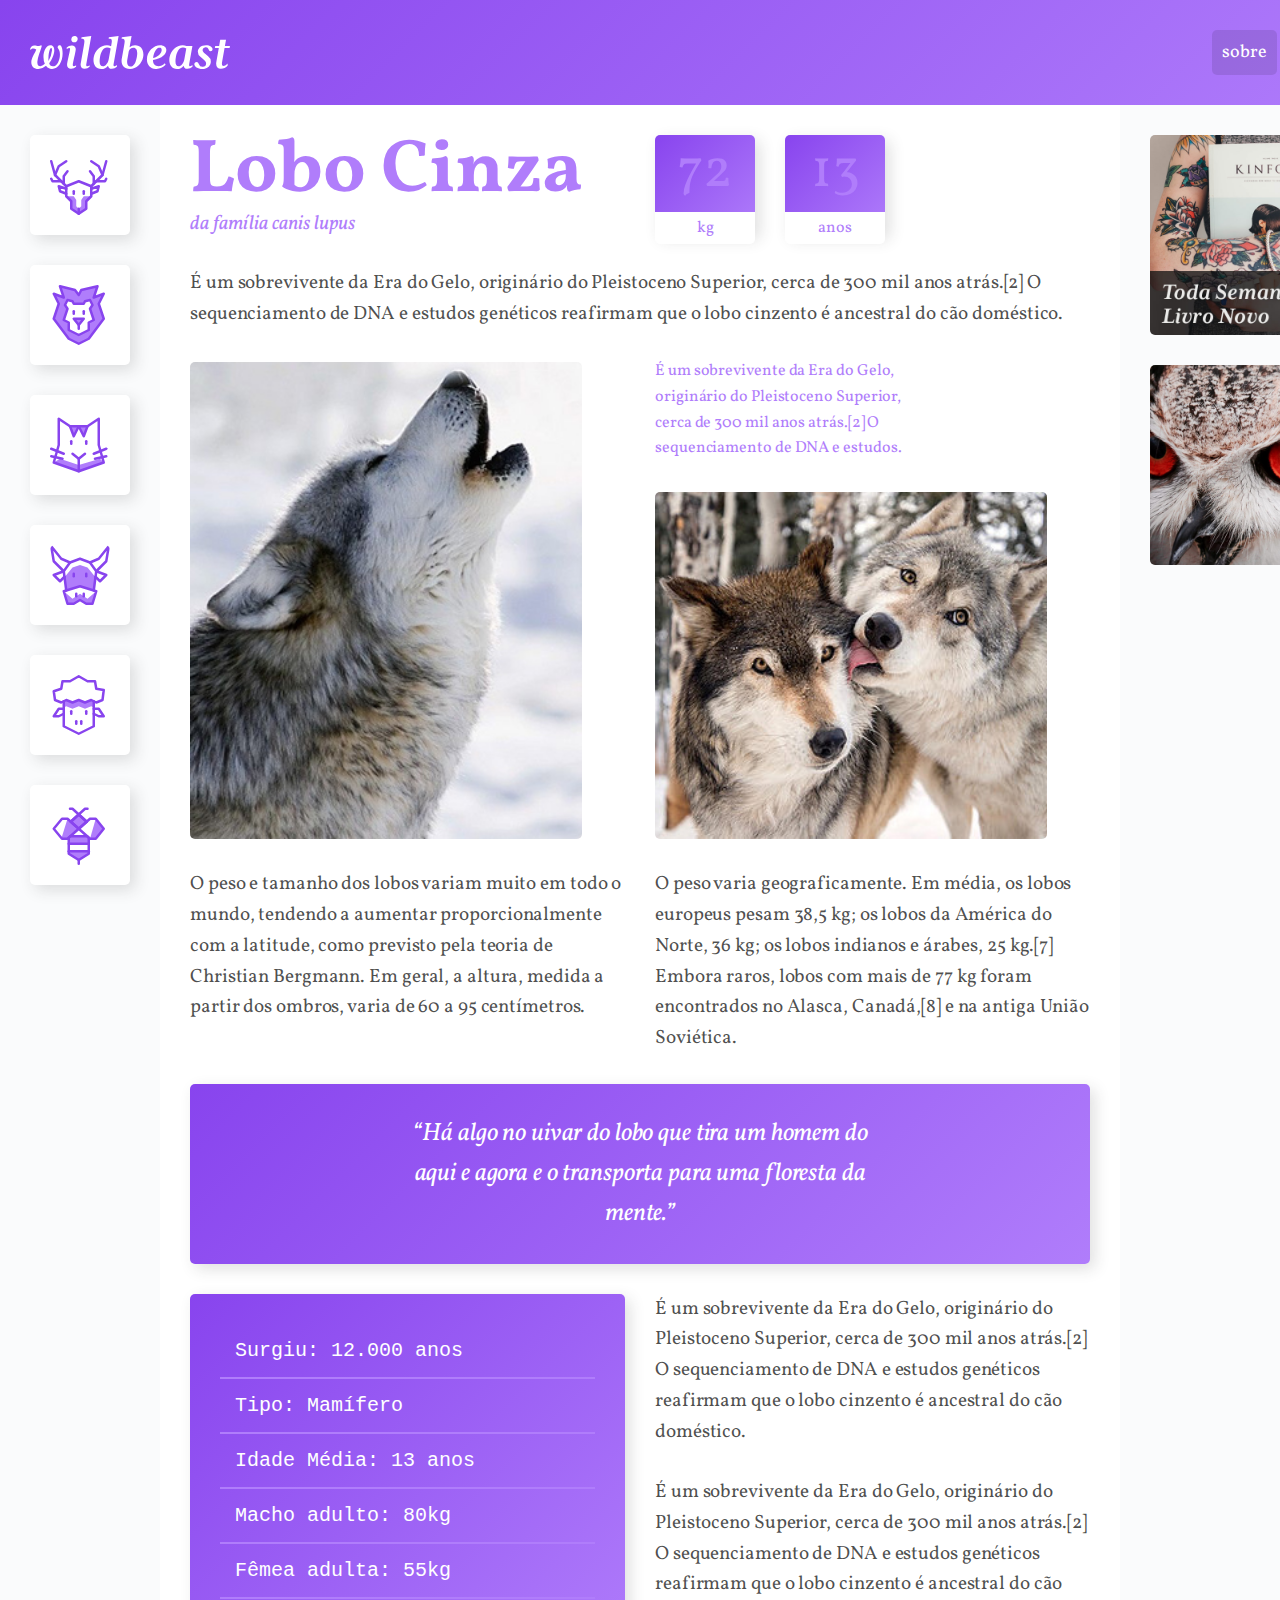
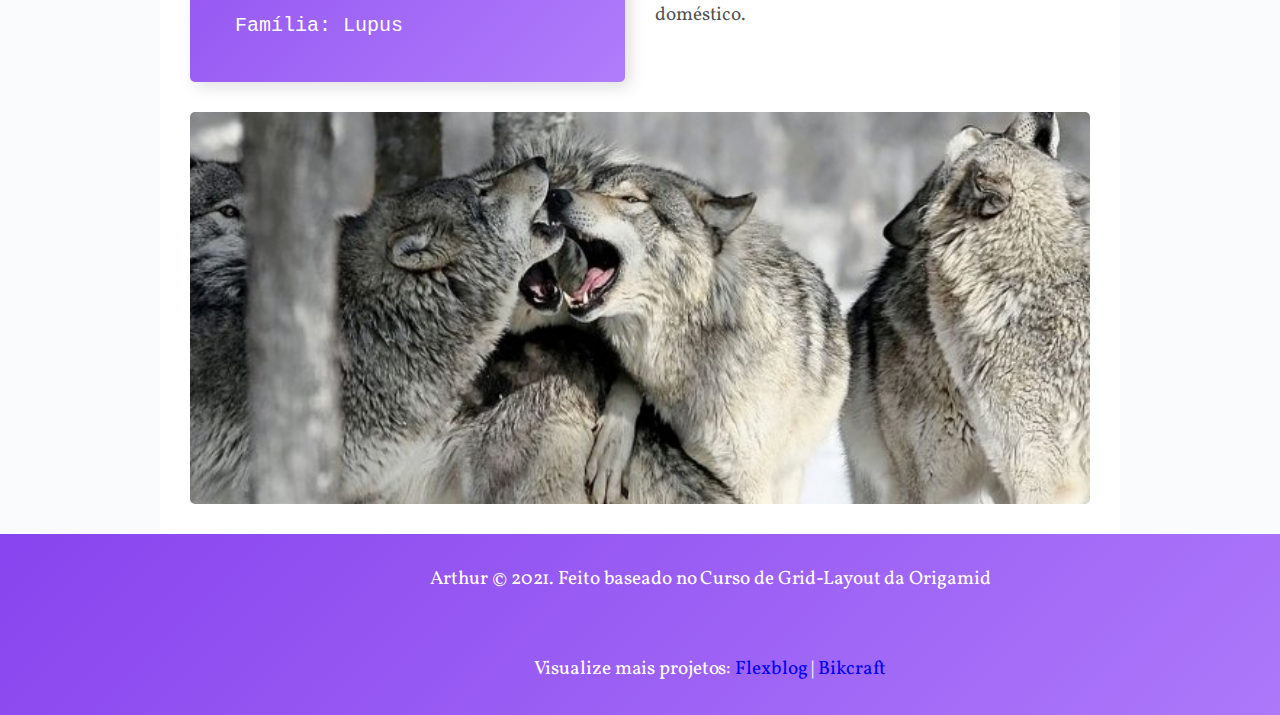
<file: index.html>
<!DOCTYPE html>
<html lang="pt-br">
<head>
    <meta charset="UTF-8">
    <meta http-equiv="X-UA-Compatible" content="IE=edge">
    <meta name="viewport" content="width=device-width, initial-scale=1.0">
    <title>Wildbeast - Página Inicial</title>
    <link rel="preconnect" href="https://fonts.gstatic.com">
    <link href="https://fonts.googleapis.com/css2?family=Vollkorn:ital,wght@0,400;0,700;1,400&display=swap" rel="stylesheet"> 
    <link rel="stylesheet" href="style.css">
    
    <link rel="shortcut icon" href="favicon.png">
    
</head>
<body>   
    <!-- div responsável pela estrutura geral do site, engloba tudo (serve para o grid) -->
    <div class="estrutura">
<!-- Sessão HEADER -->
        <header class="header">
            <a href="index.html" class="logo"><img src="img/wildbeast.svg" alt="Logo do Site Wildbeast"></a>
            <nav>
                <ul>
                    <li><a href="/WildBeast/index.html">sobre</a></li>
                    <li><a href="/WildBeast/index.html">animais</a></li>
                </ul>
            </nav>
        </header>
<!-- FIM Sessão HEADER -->

<!-- Sessão SideNav -->
        <nav class="sidenav">
            <ul>
                <li class="sidenav-item"><a href="cervo.html"><img src="img/icones/cervo.svg" alt="Icone de um Cervo"></a></li>
                <li><a href="leao.html"><img src="img/icones/leao.svg" alt="Icone de um Leão"></a></li>
                <li><a href="gato.html"><img src="img/icones/gato.svg" alt="Icone de um Gato"></a></li>
                <li><a href="vaca.html"><img src="img/icones/vaca.svg" alt="Icone de uma Vaca"></a></li>
                <li><a href="ovelha.html"><img src="img/icones/ovelha.svg" alt="Icone de uma Ovelha"></a></li>
                <li><a href="abelha.html"><img src="img/icones/abelha.svg" alt="Icone de uma Abelha"></a></li>
            </ul>
        </nav>
<!-- FIM Sessão SideNav -->
    
<!-- Sessão CONTEÚDO PRINCIPAL -->

<main class="conteudo"> <!-- Essa tag MAIN é apenas "semântica", informa que esse é o conteudo principal-main -->


<!-- Sessão TITULO -->    
        <div class="titulo">
            <h1>Lobo Cinza</h1>
            <span>da família canis lupus</span>
        </div>
        <div class="caracteristicas">
        <div>
            <span class="numero">72</span>
            <span class="rotulo">kg</span>
        </div>
        <div>
            <span class="numero">13</span>
            <span class="rotulo">anos</span>
        </div>
        </div>
<!-- FIM Sessão TITULO -->

<!-- Sessão TEXTOS/IMAGENS -->  
        <p class="coluna-inteira">
    É um sobrevivente da Era do Gelo, originário do Pleistoceno Superior, cerca de 300 mil anos atrás.[2] O sequenciamento de DNA e estudos genéticos reafirmam que o lobo cinzento é ancestral do cão doméstico.
        </p>

        <img class="imagem-1" src="img/wolf1.jpg" alt="Imagem de um Lobo 1">
        <p class="destaque">É um sobrevivente da Era do Gelo, originário do Pleistoceno Superior, cerca de 300 mil anos atrás.[2] O sequenciamento de DNA e estudos.</p>

        <img class="imagem-2" src="img/wolf2.jpg" alt="Imagem de um Lobo 2">
        <p>
         O peso e tamanho dos lobos variam muito em todo o mundo, tendendo a aumentar proporcionalmente com a latitude, como previsto pela teoria de Christian Bergmann. Em geral, a altura, medida a partir dos ombros, varia de 60 a 95 centímetros.
        </p>
        <p>
        O peso varia geograficamente. Em média, os lobos europeus pesam 38,5 kg; os lobos da América do Norte, 36 kg; os lobos indianos e árabes, 25 kg.[7] Embora raros, lobos com mais de 77 kg foram encontrados no Alasca, Canadá,[8] e na antiga União Soviética.
        </p>
<!-- FIM Sessão TEXTOS/IMAGENS --> 

<!-- Sessão CITACAO -->
        <blockquote class="citacao coluna-inteira">
        <p>“Há algo no uivar do lobo que tira um homem do aqui e agora e o transporta para uma floresta da mente.”</p>
        </blockquote>
<!-- FIM Sessão CITACAO -->

<!-- Sessão ATRIBUTOS/INFORMAÇÕES -->
        <ul class="atributos">
            <li>Surgiu: 12.000 anos</li>
            <li>Tipo: Mamífero</li>
            <li>Idade Média: 13 anos</li>
            <li>Macho adulto: 80kg</li>
            <li>Fêmea adulta: 55kg</li>
            <li>Família: Lupus</li>
        </ul>

        <div class="informacoes">
        <p>
        É um sobrevivente da Era do Gelo, originário do Pleistoceno Superior, cerca de 300 mil anos atrás.[2] O sequenciamento de DNA e estudos genéticos reafirmam que o lobo cinzento é ancestral do cão doméstico.
        </p>
        <p>
        É um sobrevivente da Era do Gelo, originário do Pleistoceno Superior, cerca de 300 mil anos atrás.[2] O sequenciamento de DNA e estudos genéticos reafirmam que o lobo cinzento é ancestral do cão doméstico.
        </p>
        </div>


        <img class="coluna-inteira imagem-3" src="img/wolf3.jpg" alt="Imagem de um Lobo 3">
<!-- FIM Sessão ATRIBUTOS/INFORMAÇÕES -->


    </main>
<!-- FIM Sessão CONTEÚDO PRINCIPAL -->

<!-- Sessão ANUNCIOS (tag aside signifca, a parte do conteudo do site, geralmetne usado pra anuncios) -->
    <aside class="anuncios">
    <div class="anuncios-item">    
    <img src="img/anuncio-1.jpg" alt="Outro projeto, chamado BIKCRAFT">
    </div>
    <div class="anuncios-item">
    <img src="img/anuncio-2.jpg" alt="Outro projeto, chamado FLEXBLOG">
    </div>
    </aside>
<!-- FIM Sessão ANUNCIOS -->

<!-- Sessão FOOTER -->
        <footer class="footer">
        <p>Arthur © 2021. Feito baseado no Curso de Grid-Layout da Origamid</p>
        <p class="grid-16">Visualize mais projetos:<a href="/Flexblog/index.html">  Flexblog</a><a> |</a><a href="/Bikcraft/index.html"> Bikcraft</a></p>
        </footer>
<!-- FIM Sessão FOOTER -->


    </div>    
</body>
</html>
</file>
<file: style.css>
/*Reset em algumas predefinições do css*/

body, p, h1, ul, li, blockquote {
padding: 0px;
margin: 0px;
}
body {
    font-family: 'Vollkorn', serif;
}

li {
    list-style: none;
}

a {
    text-decoration: none;
}

img {
    display: block;
    width: 100%;
    border-radius: 5px;
}

/*
ALIGN = EIXO VERTICAL
JUSTIFY = EIXO HORIZONTAL

1EM = 16PX

*/



/*Grid Geral*/

.estrutura {
    display: grid;
    grid-template-columns: minmax(160px, 1fr) 3fr 300px;    /*define a quantidade de colunas do site (a primeira tem minumo de 160px e max de 1fr, a do meio, ou segunda, tem 3fr, e a ultima 300px*/
    grid-template-areas:            /*define as areas do site*/
        "header header header"
        "sidenav conteudo anuncios"
        "footer footer footer" 
    ;

}


@media (max-width: 1200px){  /*vai aplicar tudo que está aqui qnd a tela for ABAIXO DE 1200PX*/
    .estrutura {
        grid-template-areas:        /*o site fica com apenas duas colunas principais, ta repetindo o ultimo canto p n deixar espaco em branco*/
        "header header header"
        "sidenav conteudo conteudo"
        "sidenav anuncios anuncios"
        "footer footer footer"
        ;
    }
}

@media (max-width: 760px){
    .estrutura {
        grid-template-columns: 100%;
        grid-template-areas: 
        "header"
        "anuncios"
        "sidenav"
        "conteudo"
        
        "footer"
        
        ;
    }
}










/*HEADER*/
.header {
    grid-area: header;  /*definido as areas em cima, agora é indicar qual a área dessa classe*/
    background: linear-gradient(135deg, #8844ee, #B07DFB);
    padding: 30px;
    display: grid;
    grid-template-columns: 1fr auto; /*seta duas colunas para o header*/
    align-items: center;
}
.logo {
    max-width: 200px;
}
.header nav ul {
    display: flex;      /*um do lado do outro*/
    flex-wrap: wrap;    /*permite quebrar itens ao ser responsivo*/
}

.header nav a {
    display: block;
    color: white;
    font-size: 18px;
    padding: 10px;
    background: rgba(0, 0, 0, 0.1);     /*cria fundo opaco*/
    border-radius: 5px;                     /*borda redonda*/
    transition: 0.1s;                       /*animacao*/
}

.header nav a:hover {
    background: rgba(0, 0, 0, 0.5);
}

.header li + li {       /*somente os li que estão apos um li, IGNORA O PRIMEIRO*/
    margin-left: 30px;
}


@media (max-width: 760px){
    .header{        /*so uma coluna*/
        grid-template-columns: auto;
    }
    .logo {
        margin-bottom: 20px;
    }
    .header nav a {
        font-size: 16px;
    }
    .header li + li {       
        margin-left: 10px;
    }
}




/*SIDENAV*/
.sidenav{  
    grid-area: "sidenav";
    background: #FAFBFC;
    padding: 30px;
}

.sidenav li a {
    display: block;
    min-width: 60px;
    max-width: 100px;
    margin: 0 auto 30px auto;
    background: white;
    padding: 20px;
    border-radius: 5px; 
    box-shadow: 5px 5px 15px 0 rgba(44, 44, 44, 0.15);
    transition: .1s ease-out;
}

.sidenav li a:hover {
   background: #B07DFB;
   
}

@keyframes seta {
    from {
        right: 30px;
    }
    to {
        right: 20px;
    }
}


@media (max-width: 760px){
    .sidenav{
        position: relative;  /*p deixar a seta ficar em cima*/
        overflow-x: auto;  /*se estourar o container no eixo x, cria uma barra somente pra isso*/
        -webkit-overflow-scrolling: touch;      /*propriedades p fazer a barra de rolagem em celulares*/
        -ms-overflow-style: -ms-autohiding-scrollbar;
    }

    .sidenav:after {     /*cria a setinha que fica piscando em um mobile indicando que possui uma barra de rolagem*/
        content: "→";
        position: absolute; /*para a seta ficar em cima do sidenav*/
        top: 5px;
        right: 30px;
        color: rgba(0, 0, 0, 0.3);
        animation: seta .5s ease-in 0s infinite alternate;
    }






    .sidenav ul{
        display: flex; /*um ao lado do outro*/
    }
    .sidenav ul li {
        flex: 1 0 60px; /*60 serve para indicar que ele não quer que diminua mais que 60px*/
    }
    .sidenav {
        padding: 0 30px;
    }
    .sidenav li a {
        margin: 30px 30px 30px 0;
    }
}






/*CONTEUDO PRINCIPAL DO SITE*/

.conteudo {
    
    grid-area: conteudo;    
    max-width: 900px;
    margin: 0 auto; /*alinha ao centro pra n deixar espaco em branco em telas grandes devido ao maxwidth 900px*/
    padding: 30px;
    grid-gap: 30px;
    display: grid;
    grid-template-columns: 1fr 1fr; /*gera duas colunas dentro do proprio grid*/
   
}

.coluna-inteira {
    grid-column: 1/-1;        /* essa classe serve para indicar que o conteudo que possui ela, vai de ponta a ponta no grid (do começo ao fim)*/
}
.imagem-1 {
    width: 392px;
    grid-row: span 2; /*EXPANDE A IMAGEM POR DUAS LINHAS*/
    align-self: end;
}

.imagem-2 {
    width: 392px;
    align-self: end;
}
.imagem-3{
    width: 900px;
    justify-content: center;
}

p {
    font-size: 1.2em;
    line-height: 1.6;
    letter-spacing: -0.005em;
    color: rgba(0, 0, 0, 0.7);
}

.informacoes p + p {        /*o paragrafo que vier depois de um paragrafo ganha espaçamento de 30px ao norte*/
    margin-top: 30px;

}

.titulo {
    color: #B07DFB;
}
.titulo h1{
    font-size: 75px;
    line-height: 1;
    font-weight: 700; /*puxou do google fonts*/
}

.titulo span {
    font-size: 20px;
    font-style: italic;
}

/*CARACTERISTIAS (parte bonitinha =-MEIO COMPLEXO)*/


.caracteristicas {
    
    display: flex; /*para colocar um do lado do outro*/
    align-items: flex-start;
}


.caracteristicas > div {    /*FALAR SOMENTE COM AS DIVS DENTRO DE 'CARACTERISTICAS'*/
    width: 100px;
    height: 100px;
    text-align: center;
    background: linear-gradient(135deg, #8844ee, #B07DFB);
    border-radius: 5px;
    box-shadow: 5px 5px 15px 0 rgba(44, 44, 44, 0.15);
    position: relative;
}

.caracteristicas > div:first-child { /*falar somente com a primeira ocorrencia de 'div', no caso a primeira div dentro de caracteristicas*/
    margin-right: 30px;
}

.caracteristicas span {
    display: block;
}

.numero {           
    color:#B07DFB;
    font-size: 55px;
    line-height: 1;
    margin: 10px auto;
}

.rotulo {
    background: white;
    border-radius: 0 0 5px 5px;
    color:#B07DFB;  
    padding: 5px 0;
    position: relative;     /*tava vazando um pouco o roxo, ai com o position relativa n vaza*/
    top: 2px;
}

/*texto do comçeo que ta em roxo*/
.destaque {
    font-size: 16px;
    color: #B07DFB;
    max-width: 16em;
}

/*CITACAO*/
.citacao, .atributos {
    align-self: start;
    padding: 30px;
    border-radius: 5px;
    box-shadow: 5px 5px 15px 0px rgba(44, 44, 44, 0.15);
    background: linear-gradient(135deg, #8844ee, #B07DFB); 
}

.citacao p {
    font-size: 25px;
    font-style: italic;
    text-align: center;
    color: white;
    max-width: 500px;
    margin: 0 auto;
}
/*LISTA DE ATRIBUTOS*/
.atributos li {
    color: white;
    font-family: 'Courier New', Courier, monospace;     /*boa para atribuitos*/
    font-size: 20px;
    padding: 15px;
}

.atributos li + li {     /*somente os li seguidos de li ganham a borda em baixo*/
    border-top: 2px solid #B07DFB;
}


@media (max-width: 600px){
    .conteudo {
        grid-template-columns: auto; /*muda pra uma coluna*/

    }
}


/*ANUNCIOS */

.anuncios   {
    background: #FAFBFC;
    grid-area: "anuncios";
    display: grid;
    align-content: start;       /*ALINHA O CONTEUDO NO INICIO DA COLUNA*/
    padding: 30px;
    grid-gap: 30px;
    grid-template-columns: repeat(auto-fit, minmax(150px, 1fr)); /*se conseguir encaixar 2 itens de 150px em uma coluna, ele vai, caso contrario ele vai quebrar pra cada um ficar em uma coluna e nao perder mt informação*/
}




/*footer*/
.footer {
    grid-area: footer;
    background: linear-gradient(135deg, #8844ee, #B07DFB);
    
}

.footer p {
    color: white;
    padding: 30px;
    text-align: center;
}
</file>
